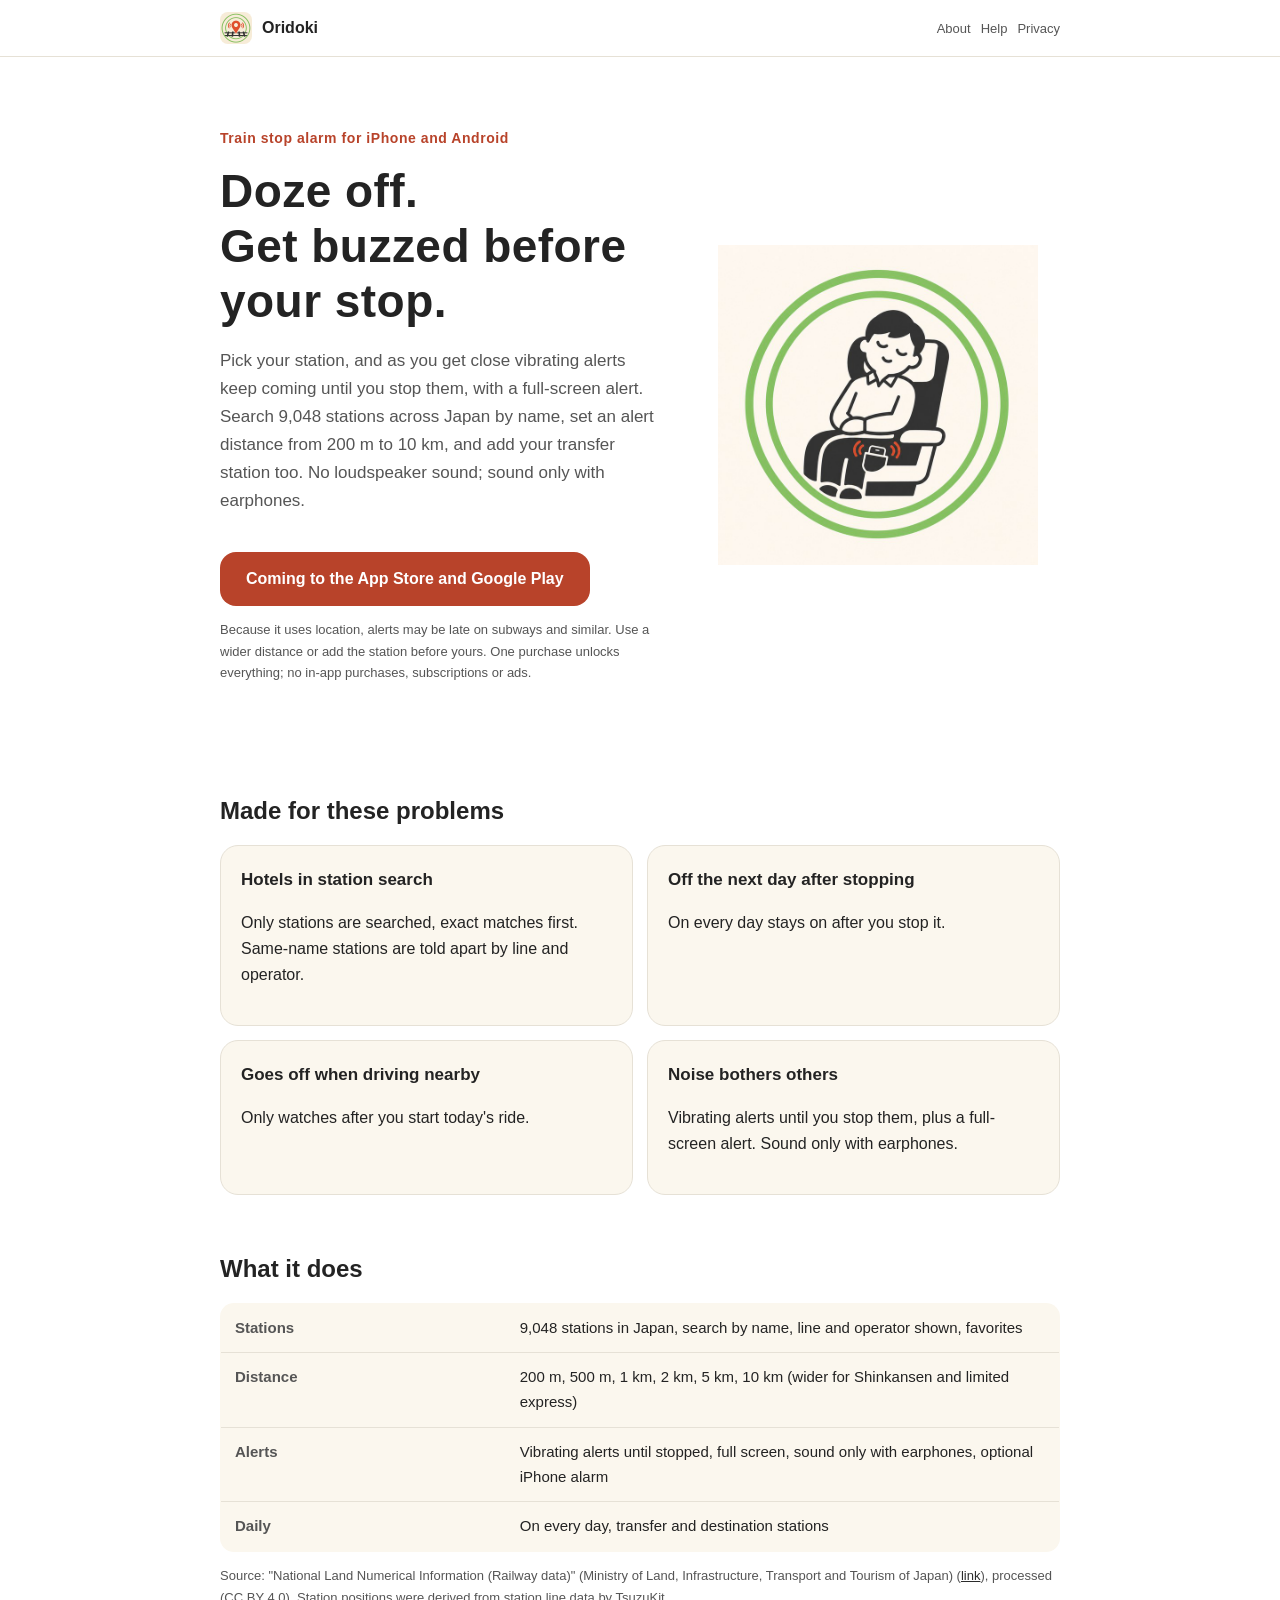
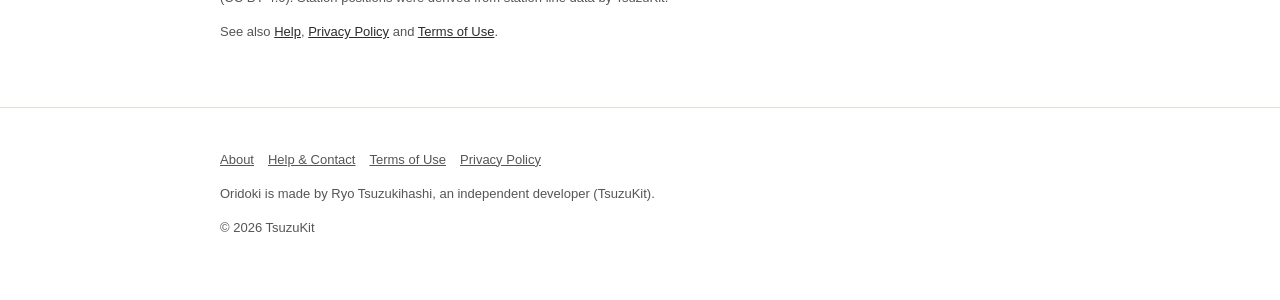
<file: index.html>
<!DOCTYPE html>
<html lang="ja" data-title-ja="おりどき｜乗り過ごし防止の駅アラーム" data-title-en="Oridoki | Train stop alarm">
<head>
<meta charset="UTF-8">
<meta name="viewport" content="width=device-width, initial-scale=1">
<script>(function(){var l=navigator.languages&&navigator.languages.length?navigator.languages:[navigator.language||"ja"],p="en";for(var i=0;i<l.length;i++){var c=String(l[i]).toLowerCase();if(c.indexOf("ja")===0){p="ja";break}if(c.indexOf("en")===0){p="en";break}}var d=document.documentElement;d.lang=p;var t=d.getAttribute("data-title-"+p);if(t){document.title=t}})();</script>
<title>おりどき｜乗り過ごし防止の駅アラーム</title>
<meta name="description" content="降りる駅に近づくと振動と全画面で起こす。全国 9,048 駅・スピーカーから音を出さない・毎日オン。買い切り・広告なし。 / Wakes you with vibration and a full-screen alert as you near your station. 9,048 stations in Japan, no loudspeaker sound, on every day. One purchase, no ads.">
<meta property="og:title" content="おりどき｜乗り過ごし防止の駅アラーム">
<meta property="og:description" content="降りる駅に近づくと振動と全画面で起こす。全国 9,048 駅・スピーカーから音を出さない・毎日オン。買い切り・広告なし。">
<meta property="og:type" content="website">
<meta property="og:url" content="https://oridoki.tsuzukit.com/">
<meta property="og:image" content="https://oridoki.tsuzukit.com/assets/og.jpg">
<link rel="icon" href="assets/icon.png">
<link rel="apple-touch-icon" href="assets/icon.png">
<link rel="stylesheet" href="style.css">
</head>
<body>
<div data-l="ja" lang="ja">
<header class="site"><div class="wrap">
<a class="brand" href="./"><img src="assets/icon.png" alt="" width="32" height="32">おりどき</a>
<nav class="site"><a href="./">紹介</a><a href="support.html">使い方</a><a href="privacy.html">プライバシー</a></nav>
</div></header>
<main class="wrap">
<section class="hero">
<div>
<p class="eyebrow">iPhone・Android の乗り過ごし防止</p>
<h1>寝ても、降りる駅の手前で<br>振動して起こす。</h1>
<p class="lead">降りる駅を選ぶと、近づいたときに、止めるまで振動の知らせを続け、全画面で知らせます。全国 9,048 駅から駅名で探せて、知らせる範囲は 200 m〜10 km。乗り換えの駅にも置けます。スピーカーから音は出さず、音はイヤホンのときだけ。</p>
<a class="cta" href="#store" id="store">App Store・Google Play で配信予定</a>
<p class="note">位置で知らせるので、地下鉄などでは遅れることがあります。範囲を広めにするか、ひとつ手前の駅にも置いてください。買い切りで全部の機能が使え、アプリ内課金・サブスクリプション・広告はありません。</p>
</div>
<img src="assets/hero.jpg" alt="電車の中で端末が振動して起こすイラスト" width="360">
</section>

<h2>こんな困りごとのために</h2>
<div class="grid two">
<div class="card"><h3>駅名で探すとホテルが出る</h3><p>駅名だけを探します。ぴったりの駅が先頭に。同じ名前の駅は路線と会社で見分けられます。</p></div>
<div class="card"><h3>止めると翌日もオフ</h3><p>「毎日オン」は止めても次の日にまたオン。</p></div>
<div class="card"><h3>車で近くを通ると鳴る</h3><p>今日の乗車をはじめたときだけ見張ります。</p></div>
<div class="card"><h3>音で周りに迷惑</h3><p>振動の知らせを止めるまで続け、全画面で知らせます。音はイヤホンをつないでいるときだけ。</p></div>
</div>

<h2>できること</h2>
<table>
<tr><th>駅</th><td>全国 9,048 駅・駅名で探す・路線と会社で見分ける・よく使う駅</td></tr>
<tr><th>範囲</th><td>200 m・500 m・1 km・2 km・5 km・10 km（新幹線や特急は広めに）</td></tr>
<tr><th>知らせ方</th><td>止めるまで続く振動の知らせ・全画面・イヤホンのときだけ音・選べば iPhone のアラーム</td></tr>
<tr><th>毎日</th><td>毎日オン・乗り換えの駅と降りる駅</td></tr>
</table>
<p class="note">出典：「国土数値情報（鉄道データ）」（国土交通省）（<a href="https://nlftp.mlit.go.jp/ksj/gml/datalist/KsjTmplt-N02-2024.html">https://nlftp.mlit.go.jp/ksj/gml/datalist/KsjTmplt-N02-2024.html</a>）を加工して作成（CC BY 4.0）。駅の線の点から駅の位置を出したのは TsuzuKit です。</p>
<p class="note"><a href="support.html">使い方</a>・<a href="privacy.html">プライバシーポリシー</a>・<a href="terms.html">利用規約</a>もご覧ください。</p>
</main>
<footer class="site"><div class="wrap">
<p><a href="./">紹介</a><a href="support.html">使い方とお問い合わせ</a><a href="terms.html">利用規約</a><a href="privacy.html">プライバシーポリシー</a></p>
<p>おりどきは、個人開発者の續橋涼（TsuzuKit）が作っているアプリです。</p>
<p>© 2026 TsuzuKit</p>
</div></footer>
</div>
<div data-l="en" lang="en">
<header class="site"><div class="wrap">
<a class="brand" href="./"><img src="assets/icon.png" alt="" width="32" height="32">Oridoki</a>
<nav class="site"><a href="./">About</a><a href="support.html">Help</a><a href="privacy.html">Privacy</a></nav>
</div></header>
<main class="wrap">
<section class="hero">
<div>
<p class="eyebrow">Train stop alarm for iPhone and Android</p>
<h1>Doze off.<br>Get buzzed before your stop.</h1>
<p class="lead">Pick your station, and as you get close vibrating alerts keep coming until you stop them, with a full-screen alert. Search 9,048 stations across Japan by name, set an alert distance from 200 m to 10 km, and add your transfer station too. No loudspeaker sound; sound only with earphones.</p>
<a class="cta" href="#store" id="store">Coming to the App Store and Google Play</a>
<p class="note">Because it uses location, alerts may be late on subways and similar. Use a wider distance or add the station before yours. One purchase unlocks everything; no in-app purchases, subscriptions or ads.</p>
</div>
<img src="assets/hero.jpg" alt="Illustration of a phone vibrating on a train" width="360">
</section>

<h2>Made for these problems</h2>
<div class="grid two">
<div class="card"><h3>Hotels in station search</h3><p>Only stations are searched, exact matches first. Same-name stations are told apart by line and operator.</p></div>
<div class="card"><h3>Off the next day after stopping</h3><p>On every day stays on after you stop it.</p></div>
<div class="card"><h3>Goes off when driving nearby</h3><p>Only watches after you start today's ride.</p></div>
<div class="card"><h3>Noise bothers others</h3><p>Vibrating alerts until you stop them, plus a full-screen alert. Sound only with earphones.</p></div>
</div>

<h2>What it does</h2>
<table>
<tr><th>Stations</th><td>9,048 stations in Japan, search by name, line and operator shown, favorites</td></tr>
<tr><th>Distance</th><td>200 m, 500 m, 1 km, 2 km, 5 km, 10 km (wider for Shinkansen and limited express)</td></tr>
<tr><th>Alerts</th><td>Vibrating alerts until stopped, full screen, sound only with earphones, optional iPhone alarm</td></tr>
<tr><th>Daily</th><td>On every day, transfer and destination stations</td></tr>
</table>
<p class="note">Source: "National Land Numerical Information (Railway data)" (Ministry of Land, Infrastructure, Transport and Tourism of Japan) (<a href="https://nlftp.mlit.go.jp/ksj/gml/datalist/KsjTmplt-N02-2024.html">link</a>), processed (CC BY 4.0). Station positions were derived from station line data by TsuzuKit.</p>
<p class="note">See also <a href="support.html">Help</a>, <a href="privacy.html">Privacy Policy</a> and <a href="terms.html">Terms of Use</a>.</p>
</main>
<footer class="site"><div class="wrap">
<p><a href="./">About</a><a href="support.html">Help & Contact</a><a href="terms.html">Terms of Use</a><a href="privacy.html">Privacy Policy</a></p>
<p>Oridoki is made by Ryo Tsuzukihashi, an independent developer (TsuzuKit).</p>
<p>© 2026 TsuzuKit</p>
</div></footer>
</div>
</body>
</html>
</file>
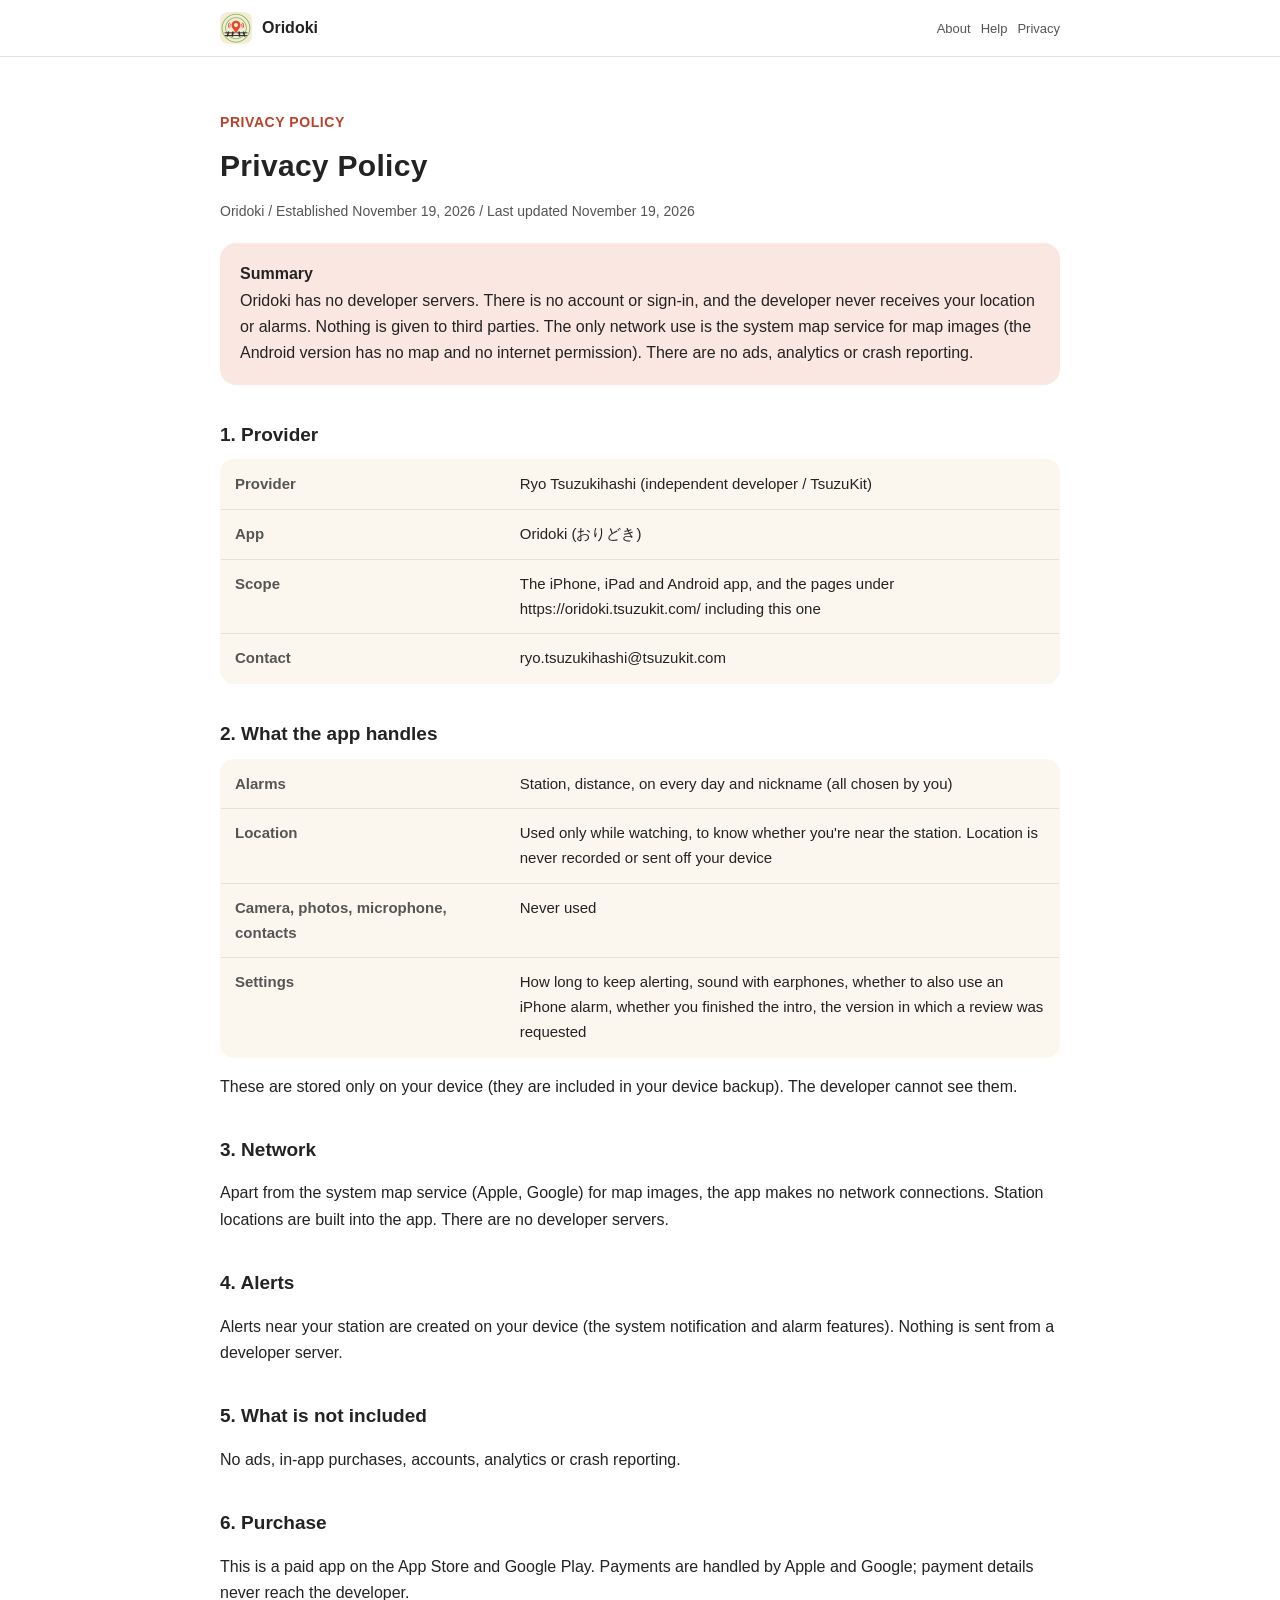
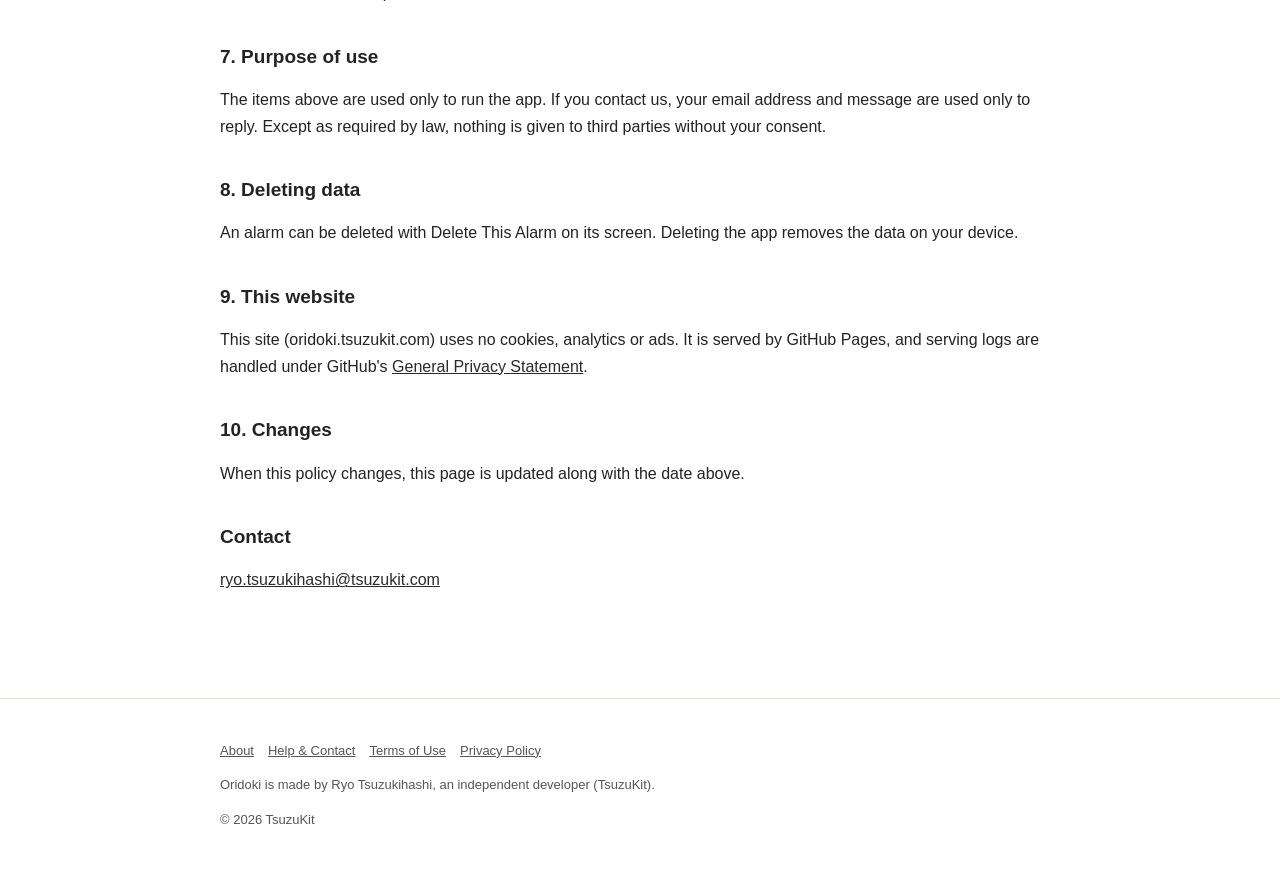
<file: privacy.html>
<!DOCTYPE html>
<html lang="ja" data-title-ja="プライバシーポリシー - おりどき" data-title-en="Privacy Policy - Oridoki">
<head>
<meta charset="UTF-8">
<meta name="viewport" content="width=device-width, initial-scale=1">
<script>(function(){var l=navigator.languages&&navigator.languages.length?navigator.languages:[navigator.language||"ja"],p="en";for(var i=0;i<l.length;i++){var c=String(l[i]).toLowerCase();if(c.indexOf("ja")===0){p="ja";break}if(c.indexOf("en")===0){p="en";break}}var d=document.documentElement;d.lang=p;var t=d.getAttribute("data-title-"+p);if(t){document.title=t}})();</script>
<title>プライバシーポリシー - おりどき</title>
<meta name="description" content="おりどきのプライバシーポリシー。開発者は個人情報を集めません。位置は端末の外に送りません。 / Privacy Policy for Oridoki. The developer collects no personal information. Your location never leaves your device.">
<meta property="og:title" content="プライバシーポリシー - おりどき">
<meta property="og:description" content="おりどきのプライバシーポリシー。開発者は個人情報を集めません。位置は端末の外に送りません。">
<meta property="og:type" content="website">
<meta property="og:url" content="https://oridoki.tsuzukit.com/privacy.html">
<meta property="og:image" content="https://oridoki.tsuzukit.com/assets/og.jpg">
<link rel="icon" href="assets/icon.png">
<link rel="apple-touch-icon" href="assets/icon.png">
<link rel="stylesheet" href="style.css">
</head>
<body>
<div data-l="ja" lang="ja">
<header class="site"><div class="wrap">
<a class="brand" href="./"><img src="assets/icon.png" alt="" width="32" height="32">おりどき</a>
<nav class="site"><a href="./">紹介</a><a href="support.html">使い方</a><a href="privacy.html">プライバシー</a></nav>
</div></header>
<main class="wrap">
<article class="doc">
<p class="eyebrow">PRIVACY POLICY</p>
<h1>プライバシーポリシー</h1>
<p class="meta">おりどき／制定日 2026年11月19日／改定日 2026年11月19日</p>
<div class="summary"><strong>このポリシーの要旨</strong><br>おりどきは、開発者のサーバーを持たないアプリです。アカウント登録やログインはなく、開発者があなたの位置やアラームを受け取ることはありません。第三者に渡すこともありません。通信は、地図の絵を出すための OS の地図のサービスだけです（Android 版は地図を使わず、インターネットの権限もありません）。広告、分析ツール、クラッシュを報告する仕組みは入れていません。</div>
<h2>1. 提供者</h2>
<table>
<tr><th>提供者</th><td>續橋涼（個人開発者 / TsuzuKit）</td></tr>
<tr><th>アプリ名</th><td>おりどき（英語名 Oridoki）</td></tr>
<tr><th>対象</th><td>iPhone・iPad・Android 向けアプリと、このページを含む https://oridoki.tsuzukit.com/ 配下のページ</td></tr>
<tr><th>連絡先</th><td>ryo.tsuzukihashi@tsuzukit.com</td></tr>
</table>
<h2>2. アプリが扱うもの</h2>
<table>
<tr><th>アラーム</th><td>駅・範囲・毎日オン・呼び名（どれもあなたが決めたもの）</td></tr>
<tr><th>位置</th><td>見張っているあいだだけ、駅に近づいたかを知るために使います。位置を記録したり、端末の外に送ったりはしません</td></tr>
<tr><th>カメラ・写真・マイク・連絡先</th><td>使いません</td></tr>
<tr><th>アプリの設定</th><td>知らせを続ける長さ・イヤホンのときの音・iPhone のアラームでも起こすか・案内を終えたかどうか・レビューのお願いを出した版</td></tr>
</table>
<p>これらは端末の中にだけ保存します（端末のバックアップには入ります）。開発者が見ることはできません。</p>
<h2>3. 通信</h2>
<p>地図の絵を出すための OS の地図のサービス（Apple・Google）のほかに、通信はしません。駅の位置はアプリの中に持っていて、取りに行きません。開発者のサーバーはありません。</p>
<h2>4. 知らせ</h2>
<p>駅に近づいたときの知らせは、端末の中で出します（OS の通知とアラームの仕組み）。開発者のサーバーから送るものではありません。</p>
<h2>5. 入れていないもの</h2>
<p>広告・アプリ内課金・アカウント登録・分析ツール・クラッシュの報告は入れていません。</p>
<h2>6. 購入</h2>
<p>本アプリは App Store と Google Play の有料アプリです。お支払いは Apple・Google が処理し、支払いの情報は開発者には届きません。</p>
<h2>7. 情報を使う目的</h2>
<p>上のものは、アプリを動かすためだけに使います。お問い合わせをいただいたときは、メールアドレスと内容をお返事のためだけに使います。法令にもとづく場合を除き、本人の同意なく第三者に渡すことはありません。</p>
<h2>8. 消したいとき</h2>
<p>アラームは、アラームの画面の［このアラームを消す］から消せます。アプリを消すと、端末の中のデータは消えます。</p>
<h2>9. このウェブサイトについて</h2>
<p>このサイト（oridoki.tsuzukit.com）は、Cookie も、アクセスを計測する仕組みも、広告も使っていません。サイトは GitHub Pages で配信しており、配信の記録は GitHub の <a href="https://docs.github.com/ja/site-policy/privacy-policies/github-general-privacy-statement">プライバシーについての声明</a> に沿って扱われます。</p>
<h2>10. 改定</h2>
<p>このポリシーを変えるときは、このページを書きかえ、上の改定日を新しくします。</p>
<h2>お問い合わせ</h2>
<p><a href="mailto:ryo.tsuzukihashi@tsuzukit.com">ryo.tsuzukihashi@tsuzukit.com</a></p>
</article>
</main>
<footer class="site"><div class="wrap">
<p><a href="./">紹介</a><a href="support.html">使い方とお問い合わせ</a><a href="terms.html">利用規約</a><a href="privacy.html">プライバシーポリシー</a></p>
<p>おりどきは、個人開発者の續橋涼（TsuzuKit）が作っているアプリです。</p>
<p>© 2026 TsuzuKit</p>
</div></footer>
</div>
<div data-l="en" lang="en">
<header class="site"><div class="wrap">
<a class="brand" href="./"><img src="assets/icon.png" alt="" width="32" height="32">Oridoki</a>
<nav class="site"><a href="./">About</a><a href="support.html">Help</a><a href="privacy.html">Privacy</a></nav>
</div></header>
<main class="wrap">
<article class="doc">
<p class="eyebrow">PRIVACY POLICY</p>
<h1>Privacy Policy</h1>
<p class="meta">Oridoki / Established November 19, 2026 / Last updated November 19, 2026</p>
<div class="summary"><strong>Summary</strong><br>Oridoki has no developer servers. There is no account or sign-in, and the developer never receives your location or alarms. Nothing is given to third parties. The only network use is the system map service for map images (the Android version has no map and no internet permission). There are no ads, analytics or crash reporting.</div>
<h2>1. Provider</h2>
<table>
<tr><th>Provider</th><td>Ryo Tsuzukihashi (independent developer / TsuzuKit)</td></tr>
<tr><th>App</th><td>Oridoki (おりどき)</td></tr>
<tr><th>Scope</th><td>The iPhone, iPad and Android app, and the pages under https://oridoki.tsuzukit.com/ including this one</td></tr>
<tr><th>Contact</th><td>ryo.tsuzukihashi@tsuzukit.com</td></tr>
</table>
<h2>2. What the app handles</h2>
<table>
<tr><th>Alarms</th><td>Station, distance, on every day and nickname (all chosen by you)</td></tr>
<tr><th>Location</th><td>Used only while watching, to know whether you're near the station. Location is never recorded or sent off your device</td></tr>
<tr><th>Camera, photos, microphone, contacts</th><td>Never used</td></tr>
<tr><th>Settings</th><td>How long to keep alerting, sound with earphones, whether to also use an iPhone alarm, whether you finished the intro, the version in which a review was requested</td></tr>
</table>
<p>These are stored only on your device (they are included in your device backup). The developer cannot see them.</p>
<h2>3. Network</h2>
<p>Apart from the system map service (Apple, Google) for map images, the app makes no network connections. Station locations are built into the app. There are no developer servers.</p>
<h2>4. Alerts</h2>
<p>Alerts near your station are created on your device (the system notification and alarm features). Nothing is sent from a developer server.</p>
<h2>5. What is not included</h2>
<p>No ads, in-app purchases, accounts, analytics or crash reporting.</p>
<h2>6. Purchase</h2>
<p>This is a paid app on the App Store and Google Play. Payments are handled by Apple and Google; payment details never reach the developer.</p>
<h2>7. Purpose of use</h2>
<p>The items above are used only to run the app. If you contact us, your email address and message are used only to reply. Except as required by law, nothing is given to third parties without your consent.</p>
<h2>8. Deleting data</h2>
<p>An alarm can be deleted with Delete This Alarm on its screen. Deleting the app removes the data on your device.</p>
<h2>9. This website</h2>
<p>This site (oridoki.tsuzukit.com) uses no cookies, analytics or ads. It is served by GitHub Pages, and serving logs are handled under GitHub's <a href="https://docs.github.com/en/site-policy/privacy-policies/github-general-privacy-statement">General Privacy Statement</a>.</p>
<h2>10. Changes</h2>
<p>When this policy changes, this page is updated along with the date above.</p>
<h2>Contact</h2>
<p><a href="mailto:ryo.tsuzukihashi@tsuzukit.com">ryo.tsuzukihashi@tsuzukit.com</a></p>
</article>
</main>
<footer class="site"><div class="wrap">
<p><a href="./">About</a><a href="support.html">Help & Contact</a><a href="terms.html">Terms of Use</a><a href="privacy.html">Privacy Policy</a></p>
<p>Oridoki is made by Ryo Tsuzukihashi, an independent developer (TsuzuKit).</p>
<p>© 2026 TsuzuKit</p>
</div></footer>
</div>
</body>
</html>
</file>
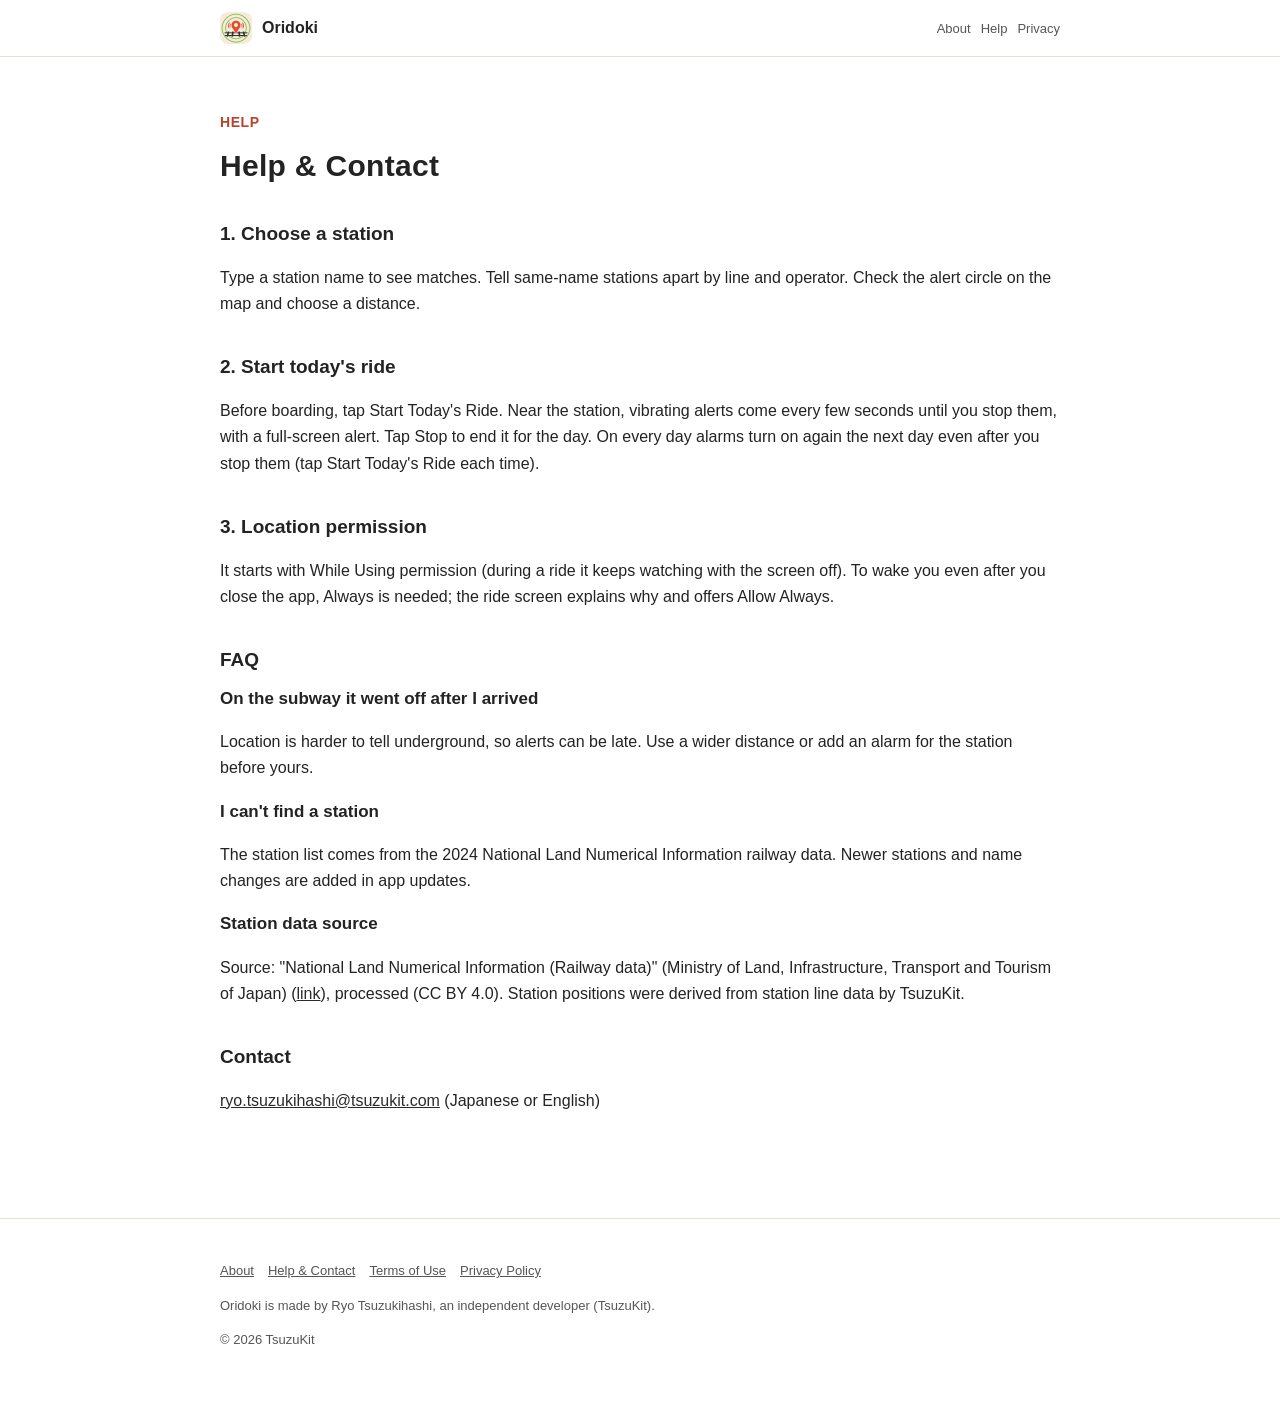
<file: support.html>
<!DOCTYPE html>
<html lang="ja" data-title-ja="使い方とお問い合わせ - おりどき" data-title-en="Help &amp; Contact - Oridoki">
<head>
<meta charset="UTF-8">
<meta name="viewport" content="width=device-width, initial-scale=1">
<script>(function(){var l=navigator.languages&&navigator.languages.length?navigator.languages:[navigator.language||"ja"],p="en";for(var i=0;i<l.length;i++){var c=String(l[i]).toLowerCase();if(c.indexOf("ja")===0){p="ja";break}if(c.indexOf("en")===0){p="en";break}}var d=document.documentElement;d.lang=p;var t=d.getAttribute("data-title-"+p);if(t){document.title=t}})();</script>
<title>使い方とお問い合わせ - おりどき</title>
<meta name="description" content="おりどきの使い方（駅を選ぶ・範囲・今日の乗車・毎日オン・地下鉄のとき）とよくあるご質問、お問い合わせ。 / How to use Oridoki (choosing stations, distance, today&#x27;s ride, on every day, subways), FAQ and contact.">
<meta property="og:title" content="使い方とお問い合わせ - おりどき">
<meta property="og:description" content="おりどきの使い方（駅を選ぶ・範囲・今日の乗車・毎日オン・地下鉄のとき）とよくあるご質問、お問い合わせ。">
<meta property="og:type" content="website">
<meta property="og:url" content="https://oridoki.tsuzukit.com/support.html">
<meta property="og:image" content="https://oridoki.tsuzukit.com/assets/og.jpg">
<link rel="icon" href="assets/icon.png">
<link rel="apple-touch-icon" href="assets/icon.png">
<link rel="stylesheet" href="style.css">
</head>
<body>
<div data-l="ja" lang="ja">
<header class="site"><div class="wrap">
<a class="brand" href="./"><img src="assets/icon.png" alt="" width="32" height="32">おりどき</a>
<nav class="site"><a href="./">紹介</a><a href="support.html">使い方</a><a href="privacy.html">プライバシー</a></nav>
</div></header>
<main class="wrap">
<article class="doc">
<p class="eyebrow">HELP</p>
<h1>使い方とお問い合わせ</h1>
<h2>1. 駅を選ぶ</h2>
<p>駅名を打つと候補が出ます。同じ名前の駅は、路線と会社で見分けてください。地図で範囲の円を見て、範囲を選びます。</p>
<h2>2. 今日の乗車をはじめる</h2>
<p>電車に乗る前に［今日の乗車をはじめる］。駅に近づくと、止めるまで数秒ごとに振動の知らせを出し、全画面で知らせます。［止める］で、その日は終わり。「毎日オン」のアラームは、止めても次の日にまたオンになります（乗車は毎回［今日の乗車をはじめる］で）。</p>
<h2>3. 位置の許可</h2>
<p>はじめは「使用中」の許可で動きます（乗車中は画面を閉じても見張ります）。アプリを終了しても起こすには「常に」が要ります。乗車中の画面に、理由と［「常に」にする］を出します。</p>
<h2>よくあるご質問</h2>
<h3>地下鉄で着いてから鳴りました</h3>
<p>地下では位置が分かりにくく、知らせが遅れることがあります。範囲を広めにするか、ひとつ手前の駅にもアラームを置いてください。</p>
<h3>駅が見つかりません</h3>
<p>駅の一覧は国土数値情報（令和6年）の鉄道データからです。それより新しい駅や名前の変更は、アプリの更新で足します。</p>
<h3>駅のデータの出典</h3>
<p>出典：「国土数値情報（鉄道データ）」（国土交通省）（<a href="https://nlftp.mlit.go.jp/ksj/gml/datalist/KsjTmplt-N02-2024.html">https://nlftp.mlit.go.jp/ksj/gml/datalist/KsjTmplt-N02-2024.html</a>）を加工して作成（CC BY 4.0）。駅の線の点から駅の位置を出したのは TsuzuKit です。</p>
<h2>お問い合わせ</h2>
<p><a href="mailto:ryo.tsuzukihashi@tsuzukit.com">ryo.tsuzukihashi@tsuzukit.com</a>（日本語・英語）</p>
</article>
</main>
<footer class="site"><div class="wrap">
<p><a href="./">紹介</a><a href="support.html">使い方とお問い合わせ</a><a href="terms.html">利用規約</a><a href="privacy.html">プライバシーポリシー</a></p>
<p>おりどきは、個人開発者の續橋涼（TsuzuKit）が作っているアプリです。</p>
<p>© 2026 TsuzuKit</p>
</div></footer>
</div>
<div data-l="en" lang="en">
<header class="site"><div class="wrap">
<a class="brand" href="./"><img src="assets/icon.png" alt="" width="32" height="32">Oridoki</a>
<nav class="site"><a href="./">About</a><a href="support.html">Help</a><a href="privacy.html">Privacy</a></nav>
</div></header>
<main class="wrap">
<article class="doc">
<p class="eyebrow">HELP</p>
<h1>Help &amp; Contact</h1>
<h2>1. Choose a station</h2>
<p>Type a station name to see matches. Tell same-name stations apart by line and operator. Check the alert circle on the map and choose a distance.</p>
<h2>2. Start today's ride</h2>
<p>Before boarding, tap Start Today's Ride. Near the station, vibrating alerts come every few seconds until you stop them, with a full-screen alert. Tap Stop to end it for the day. On every day alarms turn on again the next day even after you stop them (tap Start Today's Ride each time).</p>
<h2>3. Location permission</h2>
<p>It starts with While Using permission (during a ride it keeps watching with the screen off). To wake you even after you close the app, Always is needed; the ride screen explains why and offers Allow Always.</p>
<h2>FAQ</h2>
<h3>On the subway it went off after I arrived</h3>
<p>Location is harder to tell underground, so alerts can be late. Use a wider distance or add an alarm for the station before yours.</p>
<h3>I can't find a station</h3>
<p>The station list comes from the 2024 National Land Numerical Information railway data. Newer stations and name changes are added in app updates.</p>
<h3>Station data source</h3>
<p>Source: "National Land Numerical Information (Railway data)" (Ministry of Land, Infrastructure, Transport and Tourism of Japan) (<a href="https://nlftp.mlit.go.jp/ksj/gml/datalist/KsjTmplt-N02-2024.html">link</a>), processed (CC BY 4.0). Station positions were derived from station line data by TsuzuKit.</p>
<h2>Contact</h2>
<p><a href="mailto:ryo.tsuzukihashi@tsuzukit.com">ryo.tsuzukihashi@tsuzukit.com</a> (Japanese or English)</p>
</article>
</main>
<footer class="site"><div class="wrap">
<p><a href="./">About</a><a href="support.html">Help & Contact</a><a href="terms.html">Terms of Use</a><a href="privacy.html">Privacy Policy</a></p>
<p>Oridoki is made by Ryo Tsuzukihashi, an independent developer (TsuzuKit).</p>
<p>© 2026 TsuzuKit</p>
</div></footer>
</div>
</body>
</html>
</file>
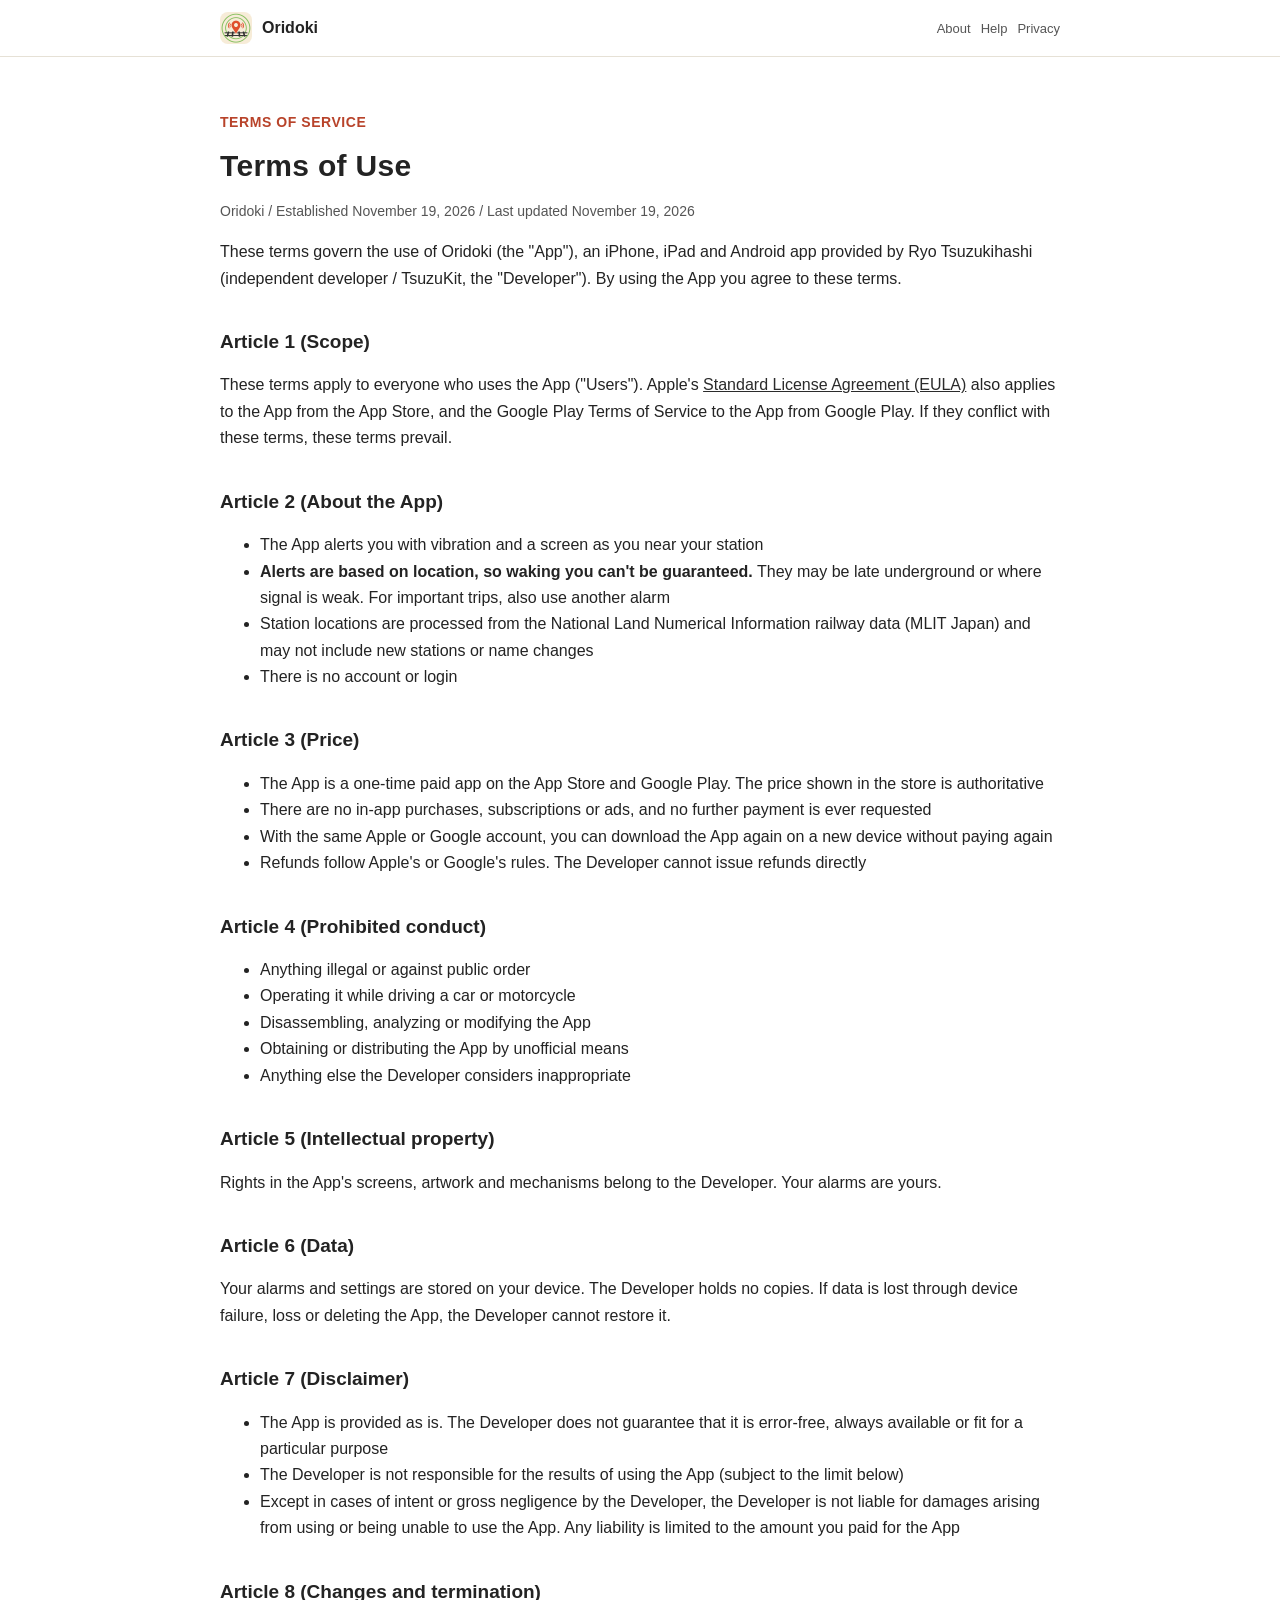
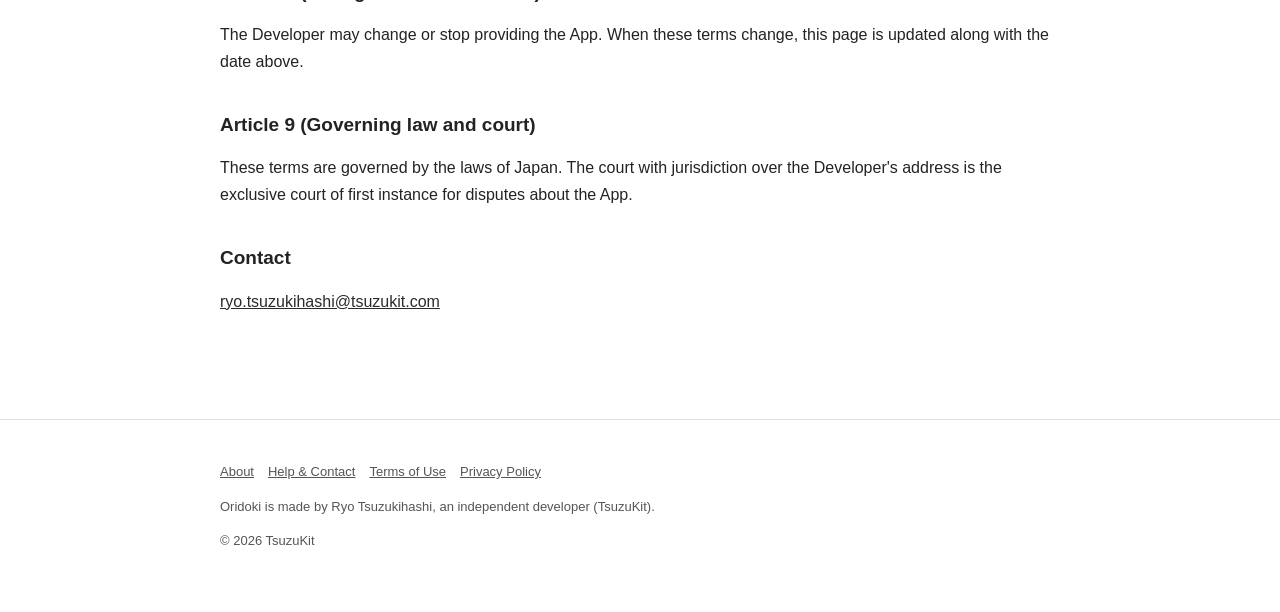
<file: terms.html>
<!DOCTYPE html>
<html lang="ja" data-title-ja="利用規約 - おりどき" data-title-en="Terms of Use - Oridoki">
<head>
<meta charset="UTF-8">
<meta name="viewport" content="width=device-width, initial-scale=1">
<script>(function(){var l=navigator.languages&&navigator.languages.length?navigator.languages:[navigator.language||"ja"],p="en";for(var i=0;i<l.length;i++){var c=String(l[i]).toLowerCase();if(c.indexOf("ja")===0){p="ja";break}if(c.indexOf("en")===0){p="en";break}}var d=document.documentElement;d.lang=p;var t=d.getAttribute("data-title-"+p);if(t){document.title=t}})();</script>
<title>利用規約 - おりどき</title>
<meta name="description" content="おりどきの利用規約。 / Terms of Use for Oridoki.">
<meta property="og:title" content="利用規約 - おりどき">
<meta property="og:description" content="おりどきの利用規約。">
<meta property="og:type" content="website">
<meta property="og:url" content="https://oridoki.tsuzukit.com/terms.html">
<meta property="og:image" content="https://oridoki.tsuzukit.com/assets/og.jpg">
<link rel="icon" href="assets/icon.png">
<link rel="apple-touch-icon" href="assets/icon.png">
<link rel="stylesheet" href="style.css">
</head>
<body>
<div data-l="ja" lang="ja">
<header class="site"><div class="wrap">
<a class="brand" href="./"><img src="assets/icon.png" alt="" width="32" height="32">おりどき</a>
<nav class="site"><a href="./">紹介</a><a href="support.html">使い方</a><a href="privacy.html">プライバシー</a></nav>
</div></header>
<main class="wrap">
<article class="doc">
<p class="eyebrow">TERMS OF SERVICE</p>
<h1>利用規約</h1>
<p class="meta">おりどき／制定日 2026年11月19日／改定日 2026年11月19日</p>
<p>この規約は、續橋涼（個人開発者 / TsuzuKit。以下「開発者」）が提供する iPhone・iPad・Android アプリ「おりどき」（以下「本アプリ」）を使うときの決まりです。本アプリを使った時点で、この規約に同意したものとします。</p>
<h2>第1条（適用）</h2>
<p>この規約は、本アプリを使うすべての方（以下「利用者」）に適用されます。App Store から入れた本アプリには、Apple が定める<a href="https://www.apple.com/legal/internet-services/itunes/dev/stdeula/">標準のライセンス契約（EULA）</a>も、Google Play から入れた本アプリには Google Play の利用規約も、あわせて適用されます。この規約とそれらが食い違うときは、この規約を優先します。</p>
<h2>第2条（本アプリについて）</h2>
<ul>
<li>本アプリは、降りる駅に近づいたときに振動と画面で知らせるための道具です</li>
<li><strong>位置にもとづく知らせなので、必ず起こせるとは限りません。</strong>地下や電波の弱いところでは遅れることがあります。大事な乗車では、ほかの目覚ましもあわせて使ってください</li>
<li>駅の位置は国土数値情報（国土交通省）の鉄道データを加工したもので、新しい駅や名前の変更が入っていないことがあります</li>
<li>アカウント登録やログインはありません</li>
</ul>
<h2>第3条（料金）</h2>
<ul>
<li>本アプリは、App Store・Google Play で購入する買い切りの有料アプリです。価格はストアに表示されるものが正です</li>
<li>アプリ内課金、サブスクリプション、広告はありません。購入したあとに追加の支払いを求めることはありません</li>
<li>同じ Apple アカウント・Google アカウントであれば、機種変更やアプリの入れ直しのときに、もう一度お支払いいただかずにダウンロードできます</li>
<li>返金は Apple・Google の規定に従います。開発者が直接返金することはできません</li>
</ul>
<h2>第4条（禁止事項）</h2>
<p>本アプリを使うとき、次のことをしてはいけません。</p>
<ul>
<li>法令や公序良俗に反すること</li>
<li>車やバイクの運転中に操作すること</li>
<li>本アプリを分解・解析・改変すること</li>
<li>本アプリを正規の方法以外で入手したり、配ったりすること</li>
<li>そのほか、開発者が不適切と判断すること</li>
</ul>
<h2>第5条（知的財産）</h2>
<p>本アプリの画面・絵・仕組みについての権利は、開発者にあります。利用者のアラームは、利用者のものです。</p>
<h2>第6条（データ）</h2>
<p>アラーム・設定は、利用者の端末に保存されます。開発者はその記録を持っていません。端末の故障や紛失、アプリの削除などで消えても、開発者は元に戻すことができません。</p>
<h2>第7条（免責事項）</h2>
<ul>
<li>本アプリは、そのままの状態で提供します。開発者は、本アプリに誤りがないこと、いつでも使えること、特定の目的に合うことを保証しません</li>
<li>本アプリを使った結果について、開発者は責任を負いません（下の項の上限のとおり）</li>
<li>本アプリを使ったこと、または使えなかったことで利用者や周りの人に損害が生じても、開発者に故意または重大な過失がある場合を除き、開発者は責任を負いません。責任を負う場合も、利用者が本アプリに支払った金額を上限とします</li>
</ul>
<h2>第8条（変更と終了）</h2>
<p>開発者は、本アプリの内容を変えること、提供を終えることがあります。この規約を変えるときは、このページを書きかえ、上の改定日を新しくします。</p>
<h2>第9条（準拠法と裁判所）</h2>
<p>この規約は日本法に従います。本アプリについての争いは、開発者の住所地を管轄する裁判所を、第一審の専属的な合意管轄裁判所とします。</p>
<h2>お問い合わせ</h2>
<p><a href="mailto:ryo.tsuzukihashi@tsuzukit.com">ryo.tsuzukihashi@tsuzukit.com</a></p>
</article>
</main>
<footer class="site"><div class="wrap">
<p><a href="./">紹介</a><a href="support.html">使い方とお問い合わせ</a><a href="terms.html">利用規約</a><a href="privacy.html">プライバシーポリシー</a></p>
<p>おりどきは、個人開発者の續橋涼（TsuzuKit）が作っているアプリです。</p>
<p>© 2026 TsuzuKit</p>
</div></footer>
</div>
<div data-l="en" lang="en">
<header class="site"><div class="wrap">
<a class="brand" href="./"><img src="assets/icon.png" alt="" width="32" height="32">Oridoki</a>
<nav class="site"><a href="./">About</a><a href="support.html">Help</a><a href="privacy.html">Privacy</a></nav>
</div></header>
<main class="wrap">
<article class="doc">
<p class="eyebrow">TERMS OF SERVICE</p>
<h1>Terms of Use</h1>
<p class="meta">Oridoki / Established November 19, 2026 / Last updated November 19, 2026</p>
<p>These terms govern the use of Oridoki (the "App"), an iPhone, iPad and Android app provided by Ryo Tsuzukihashi (independent developer / TsuzuKit, the "Developer"). By using the App you agree to these terms.</p>
<h2>Article 1 (Scope)</h2>
<p>These terms apply to everyone who uses the App ("Users"). Apple's <a href="https://www.apple.com/legal/internet-services/itunes/dev/stdeula/">Standard License Agreement (EULA)</a> also applies to the App from the App Store, and the Google Play Terms of Service to the App from Google Play. If they conflict with these terms, these terms prevail.</p>
<h2>Article 2 (About the App)</h2>
<ul>
<li>The App alerts you with vibration and a screen as you near your station</li>
<li><strong>Alerts are based on location, so waking you can't be guaranteed.</strong> They may be late underground or where signal is weak. For important trips, also use another alarm</li>
<li>Station locations are processed from the National Land Numerical Information railway data (MLIT Japan) and may not include new stations or name changes</li>
<li>There is no account or login</li>
</ul>
<h2>Article 3 (Price)</h2>
<ul>
<li>The App is a one-time paid app on the App Store and Google Play. The price shown in the store is authoritative</li>
<li>There are no in-app purchases, subscriptions or ads, and no further payment is ever requested</li>
<li>With the same Apple or Google account, you can download the App again on a new device without paying again</li>
<li>Refunds follow Apple's or Google's rules. The Developer cannot issue refunds directly</li>
</ul>
<h2>Article 4 (Prohibited conduct)</h2>
<ul>
<li>Anything illegal or against public order</li>
<li>Operating it while driving a car or motorcycle</li>
<li>Disassembling, analyzing or modifying the App</li>
<li>Obtaining or distributing the App by unofficial means</li>
<li>Anything else the Developer considers inappropriate</li>
</ul>
<h2>Article 5 (Intellectual property)</h2>
<p>Rights in the App's screens, artwork and mechanisms belong to the Developer. Your alarms are yours.</p>
<h2>Article 6 (Data)</h2>
<p>Your alarms and settings are stored on your device. The Developer holds no copies. If data is lost through device failure, loss or deleting the App, the Developer cannot restore it.</p>
<h2>Article 7 (Disclaimer)</h2>
<ul>
<li>The App is provided as is. The Developer does not guarantee that it is error-free, always available or fit for a particular purpose</li>
<li>The Developer is not responsible for the results of using the App (subject to the limit below)</li>
<li>Except in cases of intent or gross negligence by the Developer, the Developer is not liable for damages arising from using or being unable to use the App. Any liability is limited to the amount you paid for the App</li>
</ul>
<h2>Article 8 (Changes and termination)</h2>
<p>The Developer may change or stop providing the App. When these terms change, this page is updated along with the date above.</p>
<h2>Article 9 (Governing law and court)</h2>
<p>These terms are governed by the laws of Japan. The court with jurisdiction over the Developer's address is the exclusive court of first instance for disputes about the App.</p>
<h2>Contact</h2>
<p><a href="mailto:ryo.tsuzukihashi@tsuzukit.com">ryo.tsuzukihashi@tsuzukit.com</a></p>
</article>
</main>
<footer class="site"><div class="wrap">
<p><a href="./">About</a><a href="support.html">Help & Contact</a><a href="terms.html">Terms of Use</a><a href="privacy.html">Privacy Policy</a></p>
<p>Oridoki is made by Ryo Tsuzukihashi, an independent developer (TsuzuKit).</p>
<p>© 2026 TsuzuKit</p>
</div></footer>
</div>
</body>
</html>
</file>
<file: style.css>
/* おりどき — 白い地・墨の文字・朱の差し色（白の上で 4.5:1 以上） */
:root {
  --paper: #ffffff; --card: #fbf7ee; --ink: #232323; --sub: #555555; --line: #e6e1d6;
  --vermilion: #b8432a; --vermilion-soft: #fbe7e1; --navy: #2b2b2b; --correct: #3f7a33;
}
@media (prefers-color-scheme: dark) {
  :root { --paper: #121418; --card: #1b1e24; --ink: #eef0f4; --sub: #b4b9c4; --line: #2a2f38;
    --vermilion: #ffd45c; --vermilion-soft: #2a2618; --navy: #ffd45c; --correct: #9fd08c; }
}
* { box-sizing: border-box; }
html { -webkit-text-size-adjust: 100%; }
body { margin: 0; background: var(--paper); color: var(--ink); line-height: 1.8;
  font-family: -apple-system, BlinkMacSystemFont, "Hiragino Sans", "Hiragino Kaku Gothic ProN", "Noto Sans JP", sans-serif; }
a { color: var(--navy); }
.wrap { max-width: 880px; margin: 0 auto; padding: 0 20px; }
header.site { border-bottom: 1px solid var(--line); background: var(--paper); position: sticky; top: 0; z-index: 5; }
header.site .wrap { display: flex; align-items: center; gap: 16px; min-height: 56px; }
.brand { display: flex; align-items: center; gap: 10px; font-weight: 800; text-decoration: none; color: var(--ink); margin-right: auto; }
.brand img { width: 32px; height: 32px; border-radius: 8px; }
nav.site a { font-size: 14px; text-decoration: none; color: var(--sub); margin-left: 14px; white-space: nowrap; }
nav.site a:hover { color: var(--ink); }
.hero { padding: 56px 0 40px; display: grid; gap: 32px; align-items: center; }
@media (min-width: 760px) { .hero { grid-template-columns: 1.1fr 0.9fr; } }
.eyebrow { color: var(--vermilion); font-weight: 700; font-size: 14px; letter-spacing: 0.04em; }
h1 { font-size: clamp(30px, 6vw, 46px); line-height: 1.35; margin: 8px 0 16px; letter-spacing: 0.01em; }
h2 { font-size: 24px; margin: 56px 0 16px; line-height: 1.5; }
h3 { font-size: 17px; margin: 0 0 6px; }
.lead { font-size: 17px; color: var(--sub); }
.cta { display: inline-block; margin-top: 20px; background: var(--vermilion); color: #ffffff; font-weight: 700; text-decoration: none;
  padding: 14px 26px; border-radius: 16px; }
.note { font-size: 13px; color: var(--sub); }
.hero img { width: 100%; max-width: 320px; height: auto; justify-self: center; }
.grid { display: grid; gap: 14px; }
@media (min-width: 700px) { .grid.two { grid-template-columns: 1fr 1fr; } .grid.three { grid-template-columns: repeat(3, 1fr); } }
.card { background: var(--card); border: 1px solid var(--line); border-radius: 18px; padding: 20px; }
.card.em { background: var(--vermilion-soft); border-color: transparent; }
.steps { counter-reset: step; }
.steps .card { position: relative; padding-left: 62px; }
.steps .card::before { counter-increment: step; content: counter(step); position: absolute; left: 18px; top: 18px; width: 32px; height: 32px;
  border-radius: 50%; border: 2.5px solid var(--vermilion); color: var(--vermilion); font-weight: 800; display: grid; place-items: center; }
table { width: 100%; border-collapse: collapse; background: var(--card); border: 1px solid var(--line); border-radius: 14px; overflow: hidden; }
th, td { text-align: left; padding: 12px 14px; border-bottom: 1px solid var(--line); vertical-align: top; font-size: 15px; }
th { width: 34%; color: var(--sub); font-weight: 600; }
tr:last-child th, tr:last-child td { border-bottom: none; }
.doc { padding: 40px 0 24px; }
.doc h1 { font-size: 30px; }
.doc h2 { font-size: 19px; margin: 36px 0 10px; }
.doc .meta { color: var(--sub); font-size: 14px; }
.doc .summary { background: var(--vermilion-soft); border-radius: 16px; padding: 18px 20px; margin: 20px 0; }
details { background: var(--card); border: 1px solid var(--line); border-radius: 14px; padding: 14px 18px; }
details + details { margin-top: 10px; }
summary { font-weight: 700; cursor: pointer; }
footer.site { border-top: 1px solid var(--line); margin-top: 64px; padding: 28px 0 48px; color: var(--sub); font-size: 13px; }
footer.site a { color: var(--sub); margin-right: 14px; }
.qid { font-family: ui-monospace, SFMono-Regular, Menlo, monospace; background: var(--card); border: 1px solid var(--line);
  border-radius: 8px; padding: 2px 8px; }
/* 端末の言語に合うほうだけ見せる（build.py が両方を1ページに入れる） */
html[lang="ja"] [data-l="en"], html[lang="en"] [data-l="ja"] { display: none; }
[lang="en"] { line-height: 1.65; }
[lang="en"] h1 { line-height: 1.2; }
[lang="en"] nav.site a { font-size: 13px; margin-left: 10px; }
@media (max-width: 480px) { nav.site a { font-size: 12px; margin-left: 8px; } header.site .wrap { gap: 4px; } .brand { gap: 7px; font-size: 15px; } }
.brand { white-space: nowrap; flex-shrink: 0; }
/* 幅の狭い画面では、上の帯の「紹介」を出さない（左のアプリ名が同じ行き先） */
@media (max-width: 480px) { nav.site a:first-child { display: none; } }
</file>
